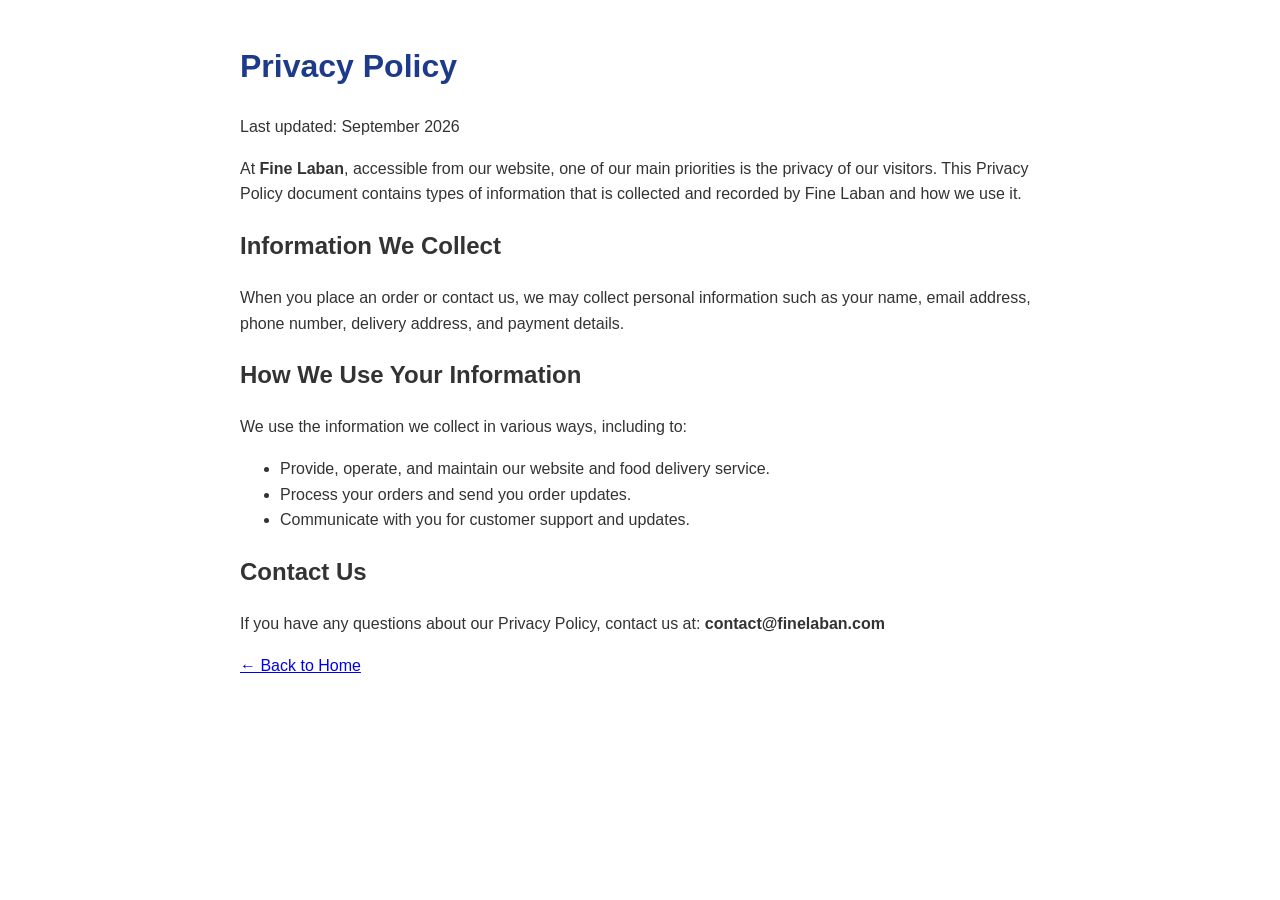
<file: privacy-policy.html>
<!DOCTYPE html>
<html lang="en">
<head>
    <meta charset="UTF-8">
    <meta name="viewport" content="width=device-width, initial-scale=1.0">
    <title>Privacy Policy - Fine Laban</title>
    <style>
        body { font-family: Arial, sans-serif; line-height: 1.6; padding: 20px; max-width: 800px; margin: auto; color: #333; }
        h1 { color: #1e3a8a; }
    </style>
</head>
<body>
    <h1>Privacy Policy</h1>
    <p>Last updated: September 2026</p>
    
    <p>At <strong>Fine Laban</strong>, accessible from our website, one of our main priorities is the privacy of our visitors. This Privacy Policy document contains types of information that is collected and recorded by Fine Laban and how we use it.</p>
    
    <h2>Information We Collect</h2>
    <p>When you place an order or contact us, we may collect personal information such as your name, email address, phone number, delivery address, and payment details.</p>
    
    <h2>How We Use Your Information</h2>
    <p>We use the information we collect in various ways, including to:</p>
    <ul>
        <li>Provide, operate, and maintain our website and food delivery service.</li>
        <li>Process your orders and send you order updates.</li>
        <li>Communicate with you for customer support and updates.</li>
    </ul>

    <h2>Contact Us</h2>
    <p>If you have any questions about our Privacy Policy, contact us at: <strong>contact@finelaban.com</strong></p>
    
    <p><a href="index.html">← Back to Home</a></p>
</body>
</html>
</file>
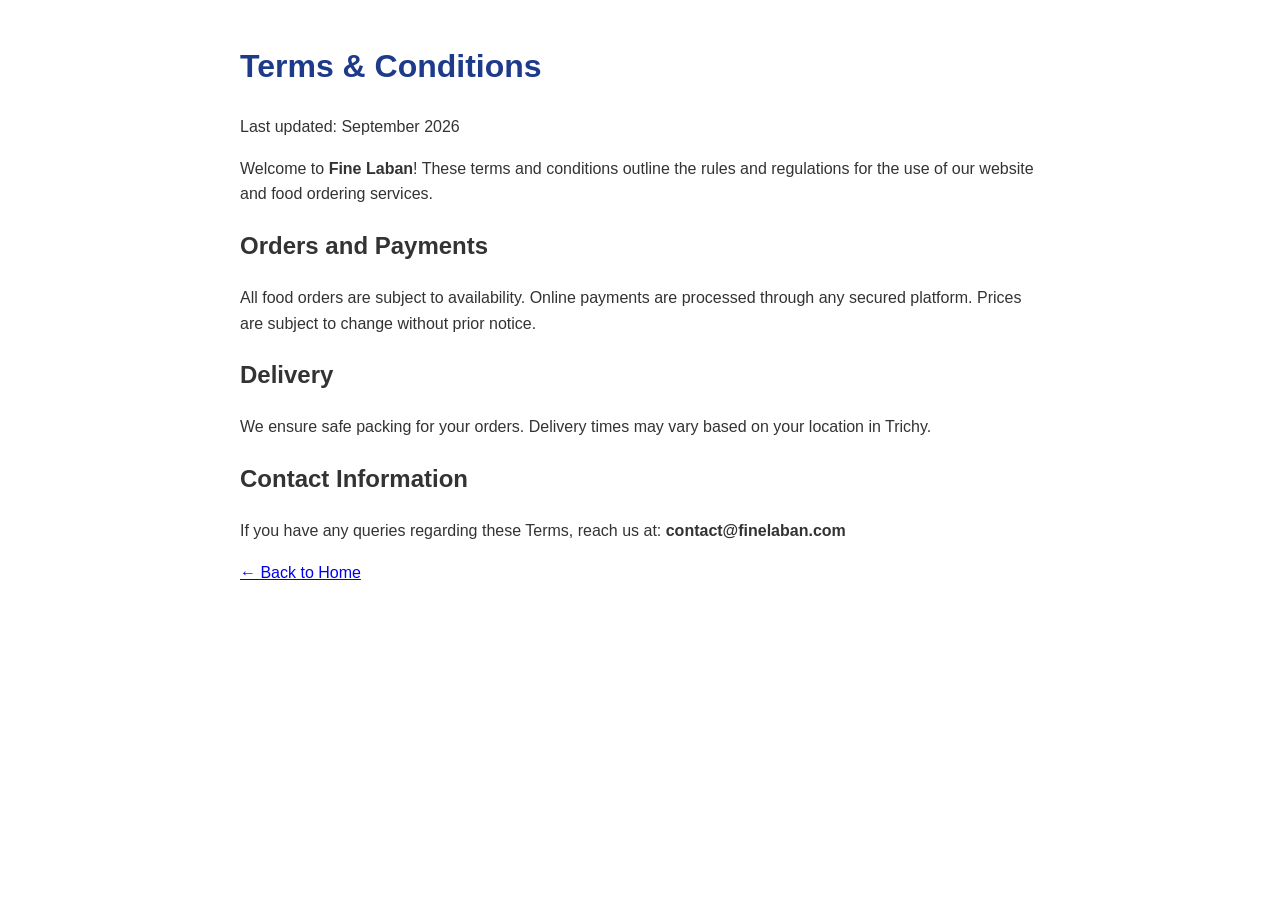
<file: terms.html>
<!DOCTYPE html>
<html lang="en">
<head>
    <meta charset="UTF-8">
    <meta name="viewport" content="width=device-width, initial-scale=1.0">
    <title>Terms & Conditions - Fine Laban</title>
    <style>
        body { font-family: Arial, sans-serif; line-height: 1.6; padding: 20px; max-width: 800px; margin: auto; color: #333; }
        h1 { color: #1e3a8a; }
    </style>
</head>
<body>
    <h1>Terms & Conditions</h1>
    <p>Last updated: September 2026</p>
    
    <p>Welcome to <strong>Fine Laban</strong>! These terms and conditions outline the rules and regulations for the use of our website and food ordering services.</p>
    
    <h2>Orders and Payments</h2>
    <p>All food orders are subject to availability. Online payments are processed through any secured platform. Prices are subject to change without prior notice.</p>
    
    <h2>Delivery</h2>
    <p>We ensure safe packing for your orders. Delivery times may vary based on your location in Trichy.</p>
    
    <h2>Contact Information</h2>
    <p>If you have any queries regarding these Terms, reach us at: <strong>contact@finelaban.com</strong></p>
    
    <p><a href="index.html">← Back to Home</a></p>
</body>
</html>
</file>
